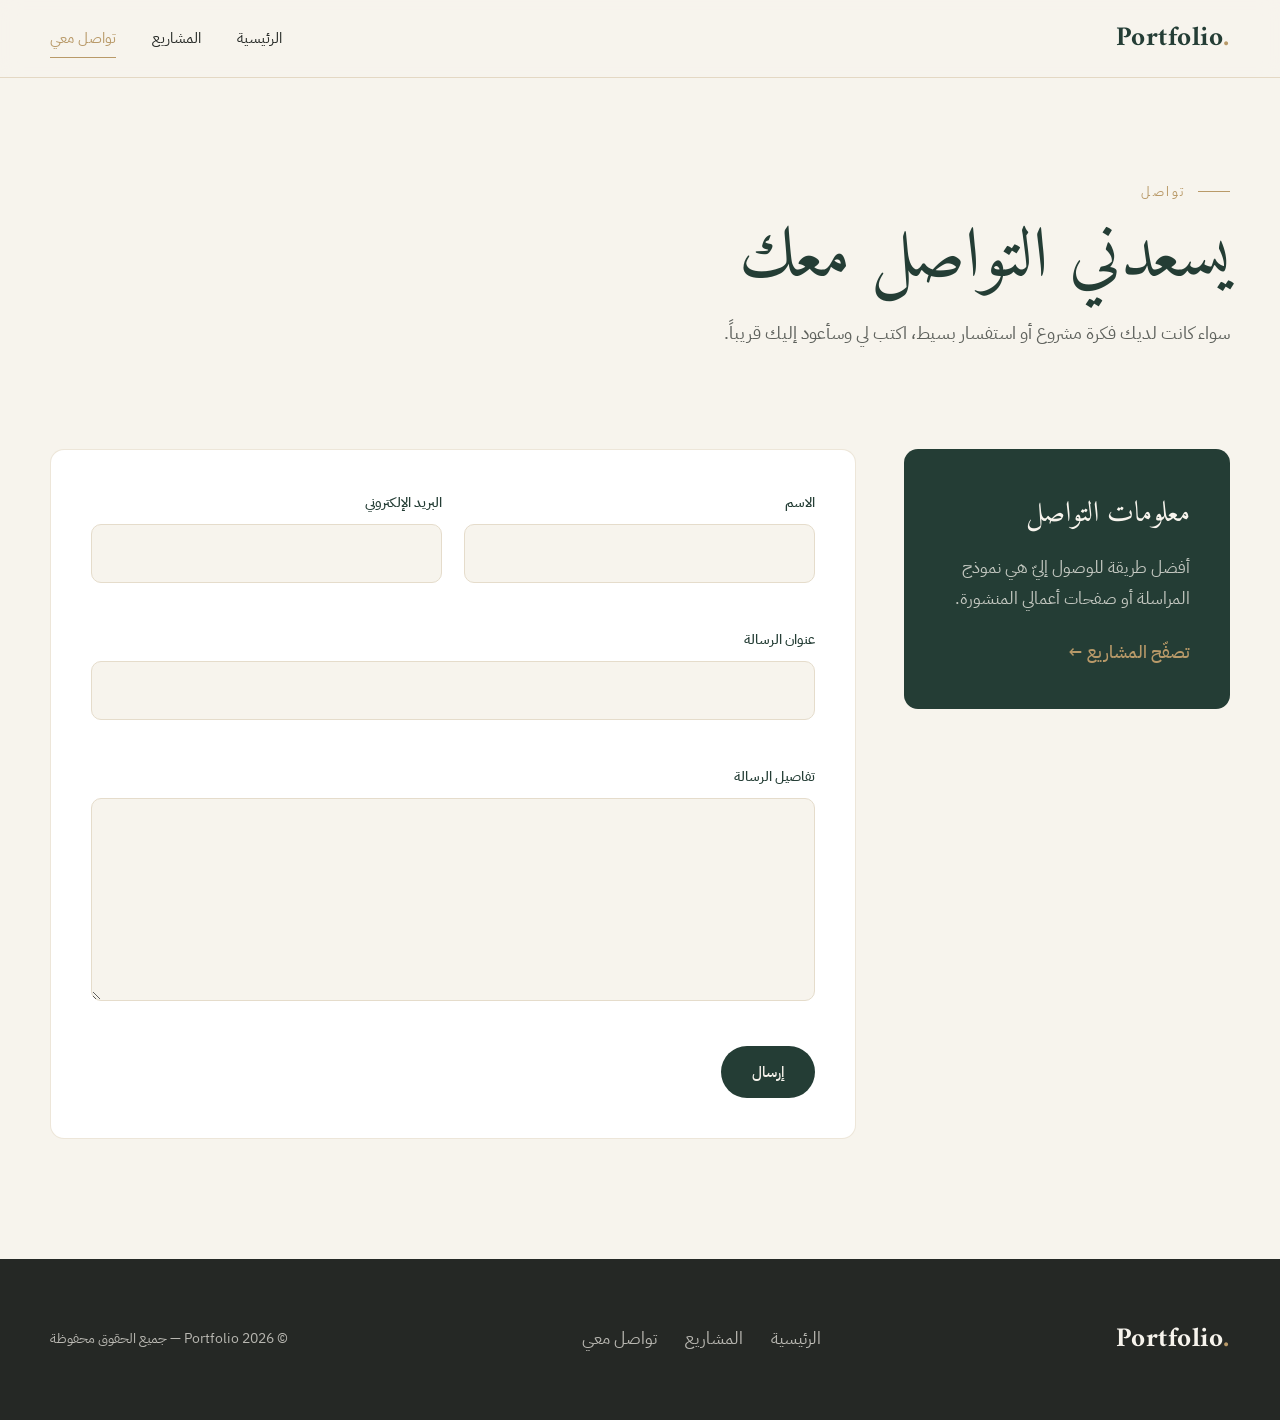
<file: My-portfolio/public/portfolio/contact.html>
<!DOCTYPE html>
<html lang="ar" dir="rtl">
<head>
<meta charset="UTF-8">
<meta name="viewport" content="width=device-width, initial-scale=1.0">
<title>تواصل معي — Portfolio</title>
<meta name="description" content="يسعدني التواصل معك بخصوص مشروعك القادم.">
<link rel="preconnect" href="https://fonts.googleapis.com">
<link rel="preconnect" href="https://fonts.gstatic.com" crossorigin>
<link href="https://fonts.googleapis.com/css2?family=Amiri:wght@400;700&family=IBM+Plex+Sans+Arabic:wght@300;400;500;600&display=swap" rel="stylesheet">
<link rel="stylesheet" href="assets/css/style.css">
</head>
<body data-page="contact">
<header class="nav" id="nav">
  <div class="container nav__inner">
    <a href="index.html" class="logo">Portfolio<span>.</span></a>
    <button class="nav__toggle" id="navToggle" aria-label="فتح القائمة" aria-expanded="false"><span></span><span></span><span></span></button>
    <nav class="nav__links" id="navLinks">
      <a href="index.html" data-page="index">الرئيسية</a>
      <a href="projects.html" data-page="projects">المشاريع</a>
      <a href="contact.html" data-page="contact">تواصل معي</a>
    </nav>
  </div>
</header>
<main>
  <section class="page-head">
    <div class="container">
      <p class="eyebrow reveal">تواصل</p>
      <h1 class="page-head__title reveal">يسعدني التواصل معك</h1>
      <p class="page-head__text reveal">سواء كانت لديك فكرة مشروع أو استفسار بسيط، اكتب لي وسأعود إليك قريباً.</p>
    </div>
  </section>
  <section class="section section--tight">
    <div class="container contact">
      <aside class="contact__info reveal">
        <h2>معلومات التواصل</h2>
        <p>أفضل طريقة للوصول إليّ هي نموذج المراسلة أو صفحات أعمالي المنشورة.</p>
        <a class="link-gold" href="projects.html">تصفّح المشاريع ←</a>
      </aside>
      <form class="form reveal" id="contactForm" novalidate>
        <div class="field"><label for="name">الاسم</label><input id="name" name="name" type="text" autocomplete="name"><small class="error"></small></div>
        <div class="field"><label for="email">البريد الإلكتروني</label><input id="email" name="email" type="email" autocomplete="email" dir="ltr"><small class="error"></small></div>
        <div class="field field--full"><label for="subject">عنوان الرسالة</label><input id="subject" name="subject" type="text"><small class="error"></small></div>
        <div class="field field--full"><label for="message">تفاصيل الرسالة</label><textarea id="message" name="message" rows="6"></textarea><small class="error"></small></div>
        <div class="field--full form__foot">
          <button type="submit" class="btn btn--green">إرسال</button>
          <p class="form__note" id="formNote" role="status"></p>
        </div>
      </form>
    </div>
  </section>
</main>
<footer class="footer">
  <div class="container footer__inner">
    <a href="index.html" class="logo">Portfolio<span>.</span></a>
    <nav class="footer__links"><a href="index.html">الرئيسية</a><a href="projects.html">المشاريع</a><a href="contact.html">تواصل معي</a></nav>
    <p class="footer__copy">© <span id="year">2026</span> Portfolio — جميع الحقوق محفوظة</p>
  </div>
</footer>
<script src="assets/js/main.js"></script>
</body>
</html>
</file>
<file: My-portfolio/public/portfolio/assets/css/style.css>
:root{
  --green:#243D35; --green-deep:#1b2f29; --ivory:#F7F4ED; --gold:#B99A69; --beige:#E5DCCB; --charcoal:#252825;
  --muted:#5f625d; --radius:14px; --shadow:0 20px 50px -25px rgba(36,61,53,.45);
  --serif:"Amiri",serif; --sans:"IBM Plex Sans Arabic",system-ui,sans-serif; --ease:cubic-bezier(.22,.61,.36,1);
}
*{box-sizing:border-box;margin:0;padding:0}
html{scroll-behavior:smooth}
body{font-family:var(--sans);background:var(--ivory);color:var(--charcoal);line-height:1.8;font-size:17px;-webkit-font-smoothing:antialiased}
img{display:block;max-width:100%;height:auto}
a{color:inherit;text-decoration:none}
.container{width:min(1180px,100% - 48px);margin-inline:auto}
.eyebrow{font-size:.8rem;letter-spacing:.2em;color:var(--gold);margin-bottom:14px;display:flex;align-items:center;gap:12px}
.eyebrow::before{content:"";width:32px;height:1px;background:var(--gold)}
.eyebrow--light{justify-content:center}
.eyebrow--light::after{content:"";width:32px;height:1px;background:var(--gold)}

/* Nav */
.nav{position:fixed;inset:0 0 auto;z-index:50;transition:background .4s var(--ease),box-shadow .4s,padding .4s;padding:22px 0}
.nav.is-solid,body:not([data-page="index"]) .nav{background:rgba(247,244,237,.92);backdrop-filter:blur(10px);box-shadow:0 1px 0 rgba(185,154,105,.3);padding:14px 0}
.nav__inner{display:flex;align-items:center;justify-content:space-between}
.logo{font-family:var(--serif);font-size:1.7rem;font-weight:700;letter-spacing:.02em;color:var(--green);direction:ltr}
.logo span{color:var(--gold)}
body[data-page="index"] .nav:not(.is-solid) .logo,body[data-page="index"] .nav:not(.is-solid) .nav__links a{color:var(--ivory)}
.nav__links{display:flex;gap:36px}
.nav__links a{position:relative;font-size:.95rem;color:var(--charcoal);padding:4px 0;transition:color .3s}
.nav__links a::after{content:"";position:absolute;bottom:-2px;right:0;width:0;height:1px;background:var(--gold);transition:width .4s var(--ease)}
.nav__links a:hover::after,.nav__links a.active::after{width:100%}
.nav__links a.active{color:var(--gold)!important}
.nav__toggle{display:none;background:none;border:0;cursor:pointer;width:32px;height:24px;position:relative}
.nav__toggle span{position:absolute;right:0;width:100%;height:1.5px;background:var(--green);transition:.3s}
body[data-page="index"] .nav:not(.is-solid) .nav__toggle span{background:var(--ivory)}
.nav__toggle span:nth-child(1){top:4px}.nav__toggle span:nth-child(2){top:11px}.nav__toggle span:nth-child(3){top:18px}
.nav.is-open .nav__toggle span:nth-child(1){top:11px;transform:rotate(45deg)}
.nav.is-open .nav__toggle span:nth-child(2){opacity:0}
.nav.is-open .nav__toggle span:nth-child(3){top:11px;transform:rotate(-45deg)}

/* Buttons */
.btn{display:inline-flex;align-items:center;gap:10px;padding:14px 30px;border-radius:999px;font-family:var(--sans);font-size:.95rem;font-weight:500;cursor:pointer;border:1px solid transparent;transition:transform .35s var(--ease),background .35s,color .35s,border-color .35s,box-shadow .35s}
.btn:hover{transform:translateY(-2px)}
.btn--gold{background:var(--gold);color:var(--green-deep)}
.btn--gold:hover{background:var(--ivory);box-shadow:0 12px 30px -12px rgba(185,154,105,.8)}
.btn--ghost{border-color:rgba(247,244,237,.6);color:var(--ivory)}
.btn--ghost:hover{background:var(--ivory);color:var(--green)}
.btn--green{background:var(--green);color:var(--ivory)}
.btn--green:hover{background:var(--charcoal)}
.btn--line{padding:10px 0;border-radius:0;border:0;border-bottom:1px solid var(--gold);color:var(--green)}
.btn--line:hover{gap:16px;transform:none;color:var(--gold)}
.link-gold{color:var(--gold);font-weight:500;transition:letter-spacing .3s}
.link-gold:hover{letter-spacing:.03em}

/* Hero */
.hero{position:relative;min-height:100vh;min-height:100svh;display:flex;align-items:flex-end;overflow:hidden;color:var(--ivory)}
.hero__img{position:absolute;inset:0;width:100%;height:100%;object-fit:cover;animation:slowzoom 18s var(--ease) forwards}
.hero__veil{position:absolute;inset:0;background:linear-gradient(to top,rgba(27,47,41,.95) 5%,rgba(27,47,41,.55) 50%,rgba(27,47,41,.35))}
.hero__content{position:relative;padding:160px 0 110px}
.hero__title{font-family:var(--serif);font-weight:400;font-size:clamp(2.6rem,6vw,5rem);line-height:1.25;margin-bottom:24px}
.hero__title em{font-style:normal;color:var(--gold)}
.hero__text{max-width:560px;color:rgba(247,244,237,.85);margin-bottom:38px}
.hero__actions{display:flex;flex-wrap:wrap;gap:14px}
@keyframes slowzoom{from{transform:scale(1.12)}to{transform:scale(1)}}

/* Sections */
.section{padding:120px 0}
.section--tight{padding:40px 0 120px}
.section--sand{background:var(--beige)}
.section__title{font-family:var(--serif);font-weight:400;font-size:clamp(2rem,4vw,3rem);color:var(--green);line-height:1.3}
.section__head{display:flex;justify-content:space-between;align-items:flex-end;gap:20px;margin-bottom:56px}
.about__grid{display:grid;grid-template-columns:1fr 1.6fr;gap:60px}
.lead{font-size:1.2rem;color:var(--muted);margin-bottom:48px}
.stats{list-style:none;display:grid;grid-template-columns:repeat(3,1fr);border-top:1px solid rgba(185,154,105,.45)}
.stats li{padding-top:22px}
.stats strong{display:block;font-family:var(--serif);font-size:2.4rem;font-weight:400;color:var(--green);line-height:1.2}
.stats span{font-size:.88rem;color:var(--muted)}

/* Cards */
.grid{display:grid;grid-template-columns:repeat(3,1fr);gap:32px}
.card{background:var(--ivory);border-radius:var(--radius);overflow:hidden;display:flex;flex-direction:column;border:1px solid rgba(185,154,105,.25);transition:transform .5s var(--ease),box-shadow .5s}
.card:hover{transform:translateY(-6px);box-shadow:var(--shadow)}
.card__media{aspect-ratio:3/2;overflow:hidden;display:block}
.card__media img{width:100%;height:100%;object-fit:cover;transition:transform .9s var(--ease)}
.card:hover .card__media img{transform:scale(1.06)}
.card__body{padding:26px 28px 28px;display:flex;flex-direction:column;flex:1}
.card__title{font-family:var(--serif);font-size:1.5rem;font-weight:400;color:var(--green);margin-bottom:8px}
.card__text{color:var(--muted);font-size:.95rem;margin-bottom:22px;flex:1}
.card .btn--line{align-self:flex-start}

/* CTA */
.cta{background:var(--green);color:var(--ivory);text-align:center;position:relative;overflow:hidden}
.cta::before{content:"";position:absolute;width:520px;height:520px;border:1px solid rgba(185,154,105,.3);border-radius:50% 50% 0 0;left:50%;top:60px;transform:translateX(-50%)}
.cta__inner{position:relative;max-width:640px}
.cta__title{font-family:var(--serif);font-weight:400;font-size:clamp(2rem,4.5vw,3.2rem);margin-bottom:16px}
.cta__text{color:rgba(247,244,237,.75);margin-bottom:36px}

/* Page head */
.page-head{padding:180px 0 60px}
.page-head__title{font-family:var(--serif);font-weight:400;font-size:clamp(2.6rem,6vw,4.4rem);color:var(--green);line-height:1.2;margin-bottom:16px}
.page-head__text{max-width:600px;color:var(--muted);font-size:1.1rem}

/* Contact */
.contact{display:grid;grid-template-columns:1fr 2fr;gap:48px;align-items:start}
.contact__info{background:var(--green);color:var(--ivory);padding:40px;border-radius:var(--radius)}
.contact__info h2{font-family:var(--serif);font-weight:400;font-size:1.8rem;margin-bottom:12px}
.contact__info p{color:rgba(247,244,237,.75);margin-bottom:24px}
.form{display:grid;grid-template-columns:1fr 1fr;gap:22px;background:#fff;padding:40px;border-radius:var(--radius);border:1px solid rgba(185,154,105,.25)}
.field{display:flex;flex-direction:column;gap:8px}
.field--full{grid-column:1/-1}
.field label{font-size:.9rem;color:var(--green);font-weight:500}
.field input,.field textarea{font:inherit;font-size:1rem;padding:14px 16px;border:1px solid var(--beige);border-radius:10px;background:var(--ivory);color:var(--charcoal);transition:border-color .3s,box-shadow .3s;resize:vertical}
.field input:focus,.field textarea:focus{outline:none;border-color:var(--gold);box-shadow:0 0 0 3px rgba(185,154,105,.2)}
.field.invalid input,.field.invalid textarea{border-color:#a5483a}
.error{color:#a5483a;font-size:.82rem;min-height:1.1em}
.form__foot{display:flex;align-items:center;gap:20px;flex-wrap:wrap}
.form__note{font-size:.92rem;color:var(--green)}

/* Footer */
.footer{background:var(--charcoal);color:rgba(247,244,237,.7);padding:56px 0}
.footer__inner{display:flex;align-items:center;justify-content:space-between;gap:24px;flex-wrap:wrap}
.footer .logo{color:var(--ivory)}
.footer__links{display:flex;gap:28px}
.footer__links a:hover{color:var(--gold)}
.footer__copy{font-size:.88rem}

/* Reveal */
.reveal{opacity:0;transform:translateY(28px);transition:opacity .9s var(--ease),transform .9s var(--ease)}
.reveal.is-visible{opacity:1;transform:none}
@media (prefers-reduced-motion:reduce){.reveal{opacity:1;transform:none}.hero__img{animation:none}}

/* Responsive */
@media (max-width:980px){
  .grid{grid-template-columns:repeat(2,1fr)}
  .about__grid,.contact{grid-template-columns:1fr;gap:32px}
}
@media (max-width:720px){
  body{font-size:16px}
  .section{padding:84px 0}
  .grid{grid-template-columns:1fr}
  .nav__toggle{display:block;z-index:2}
  .nav__links{position:fixed;inset:0 0 0 auto;width:min(300px,80vw);flex-direction:column;gap:28px;padding:110px 36px;background:var(--ivory);transform:translateX(100%);transition:transform .45s var(--ease);box-shadow:-20px 0 50px -20px rgba(0,0,0,.25)}
  .nav.is-open .nav__links{transform:none}
  .nav__links a{color:var(--charcoal)!important;font-size:1.15rem}
  .nav.is-open .nav__toggle span{background:var(--green)!important}
  .form{grid-template-columns:1fr;padding:28px}
  .section__head{flex-direction:column;align-items:flex-start}
  .stats strong{font-size:1.8rem}
  .footer__inner{flex-direction:column;text-align:center}
}
</file>
